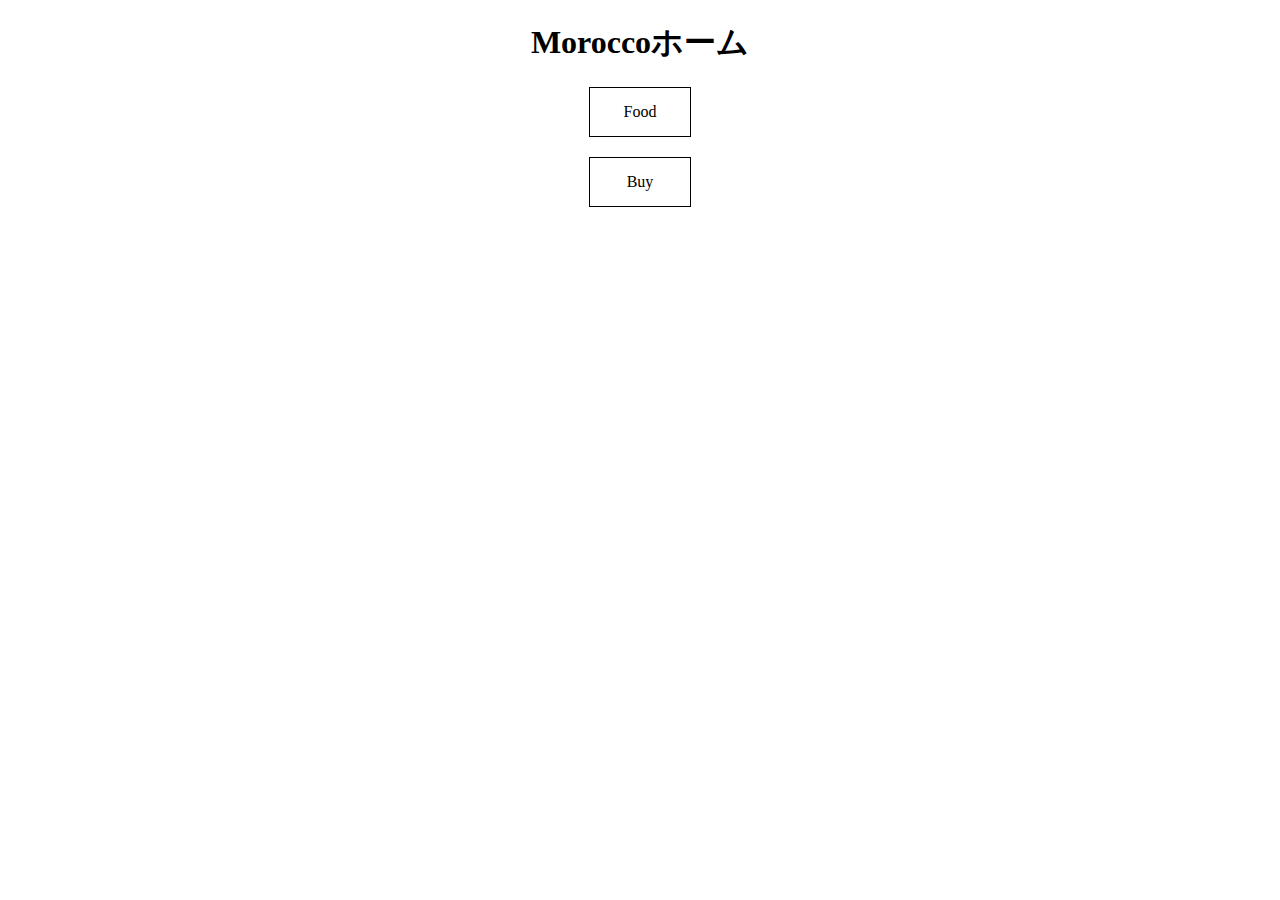
<file: index.html>
<!DOCTYPE html>
<html lang="ja">

<head>
    <meta charset="UTF-8">
    <meta http-equiv="X-UA-Compatible" content="IE=edge">
    <meta name="viewport" content="width=device-width, initial-scale=1.0">
    <title>HAL104Morocco</title>
    <style>
        body {
            text-align: center;
        }

        a {
            height: 48px;
            border: 1px solid #000;
            display: inline-block;
            line-height: 48px;
            width: 100px;
            text-decoration: none;
            color: black;
        }

        #food:hover {
            background: #ff9900;
            color: white;
            border: none;
        }

        #buy:hover {
            background: #003399;
            color: white;
            border: none;

        }

        p {
            margin-bottom: 20px;
        }
    </style>
</head>

<body>
    <h1>Moroccoホーム</h1>
    <p><a id="food" href="food/index.html">Food</a></p>
    <p><a id="buy" href="buy/index.html">Buy</a></p>
</body>

</html>
</file>
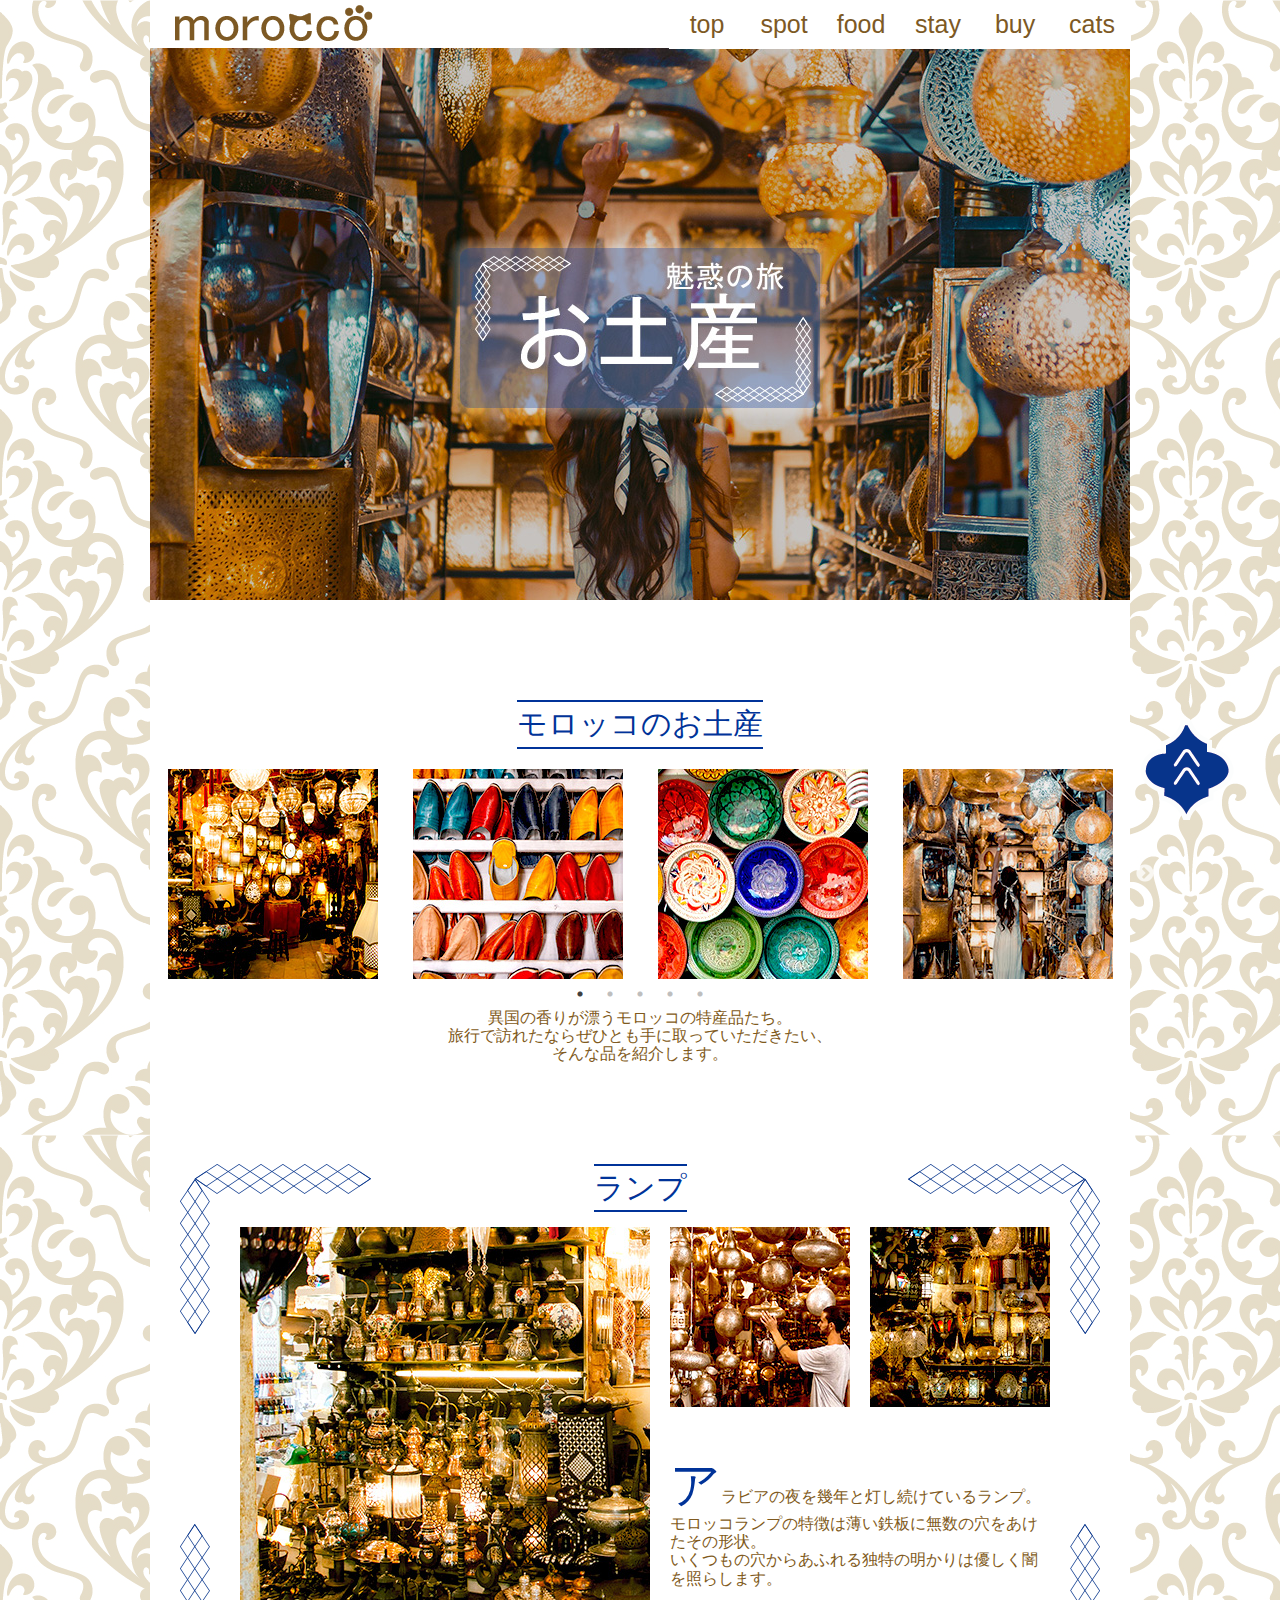
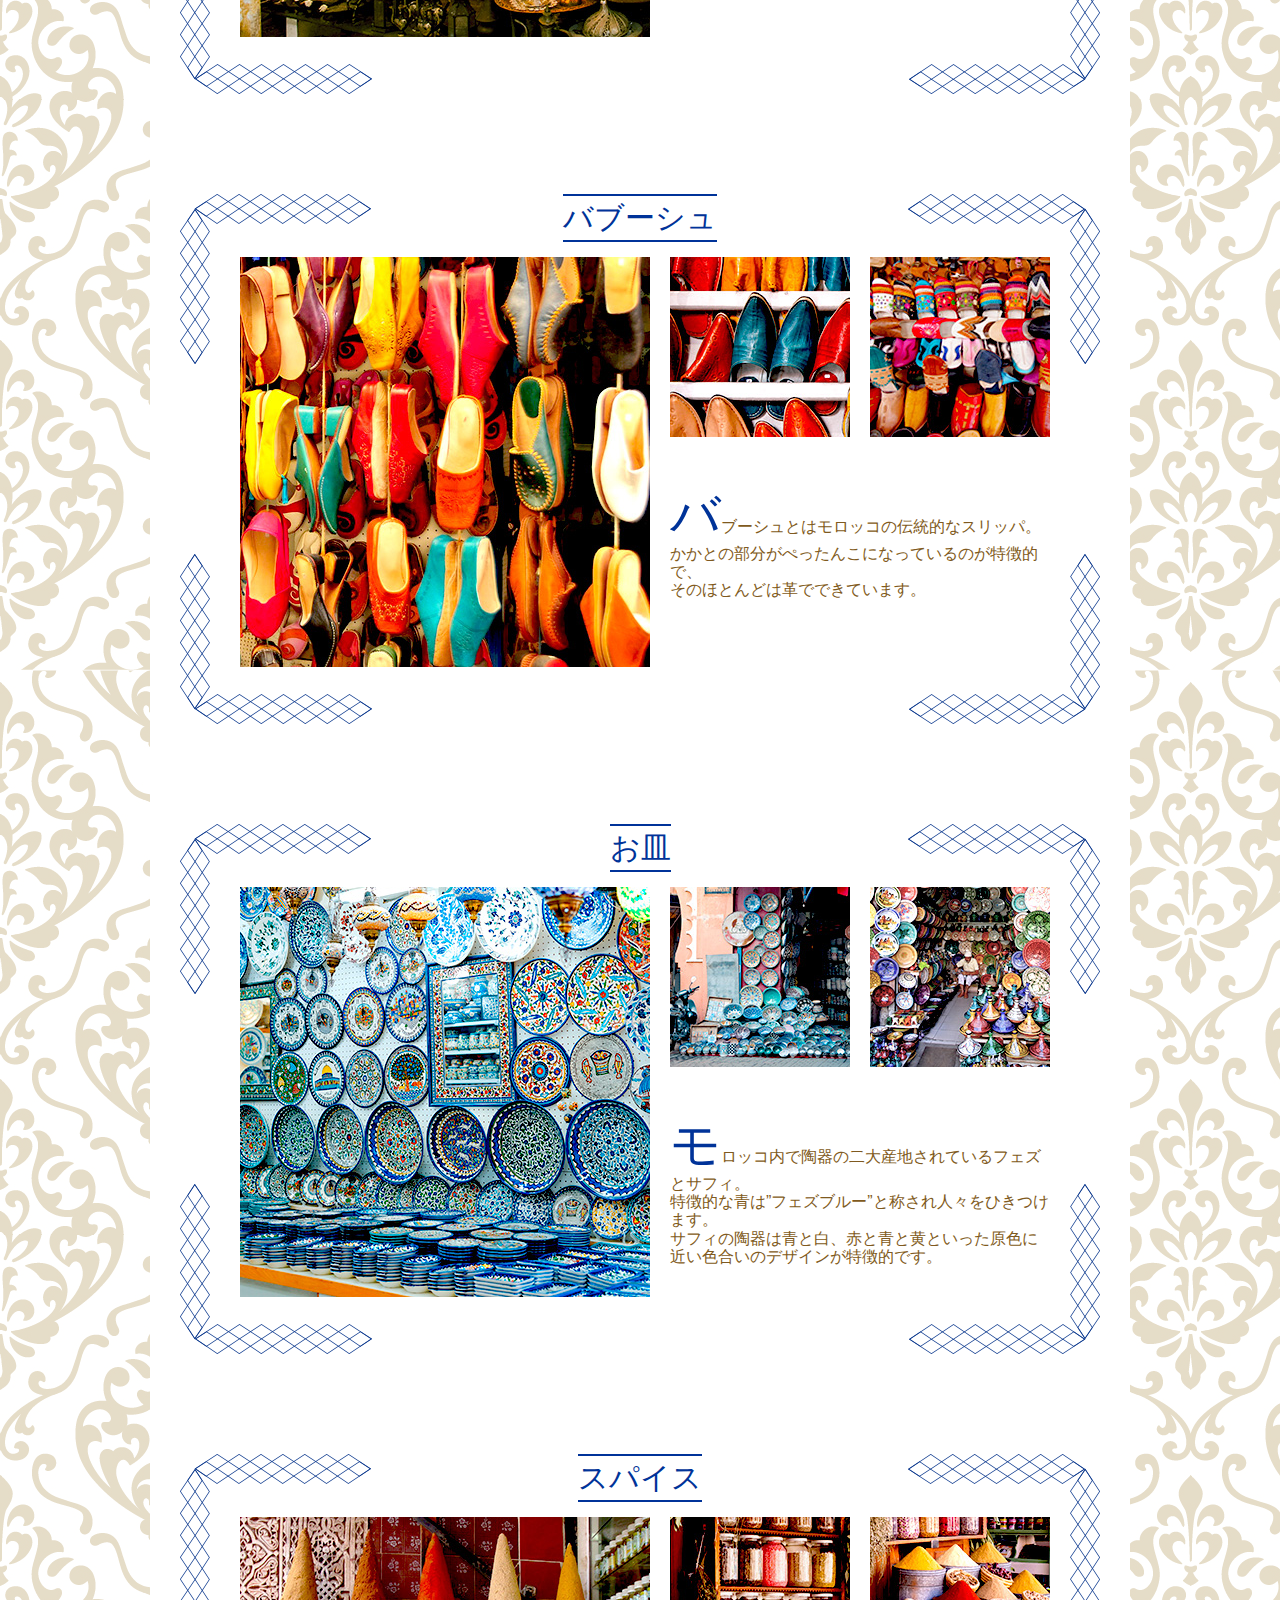
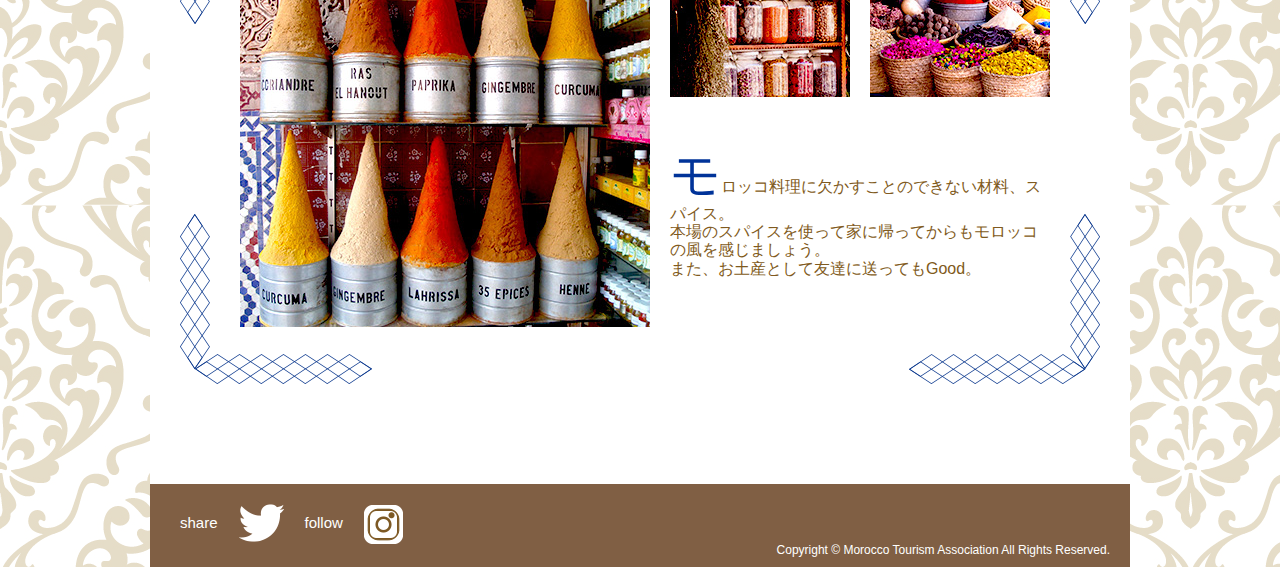
<file: buy/index.html>
<!doctype html>
<html lang="ja">

<head>
  <meta charset="utf-8">
  <title>魅惑の旅モロッコ | お土産</title>
  <link rel="stylesheet" href="css/reset.css">
  <link rel="stylesheet" href="css/colorbox.css">
  <link rel="stylesheet" href="css/slick.css">
  <link rel="stylesheet" href="css/slick-theme.css">
  <link rel="stylesheet" href="css/style.css">
  <link rel="shortcut icon" type="image/x-icon" href="favicon.ico">
  <script src="js/jquery-1.8.3.min.js"></script>
  <script src="js/jquery.smoothScroll.js"></script>
  <script src="js/slick.min.js"></script>
  <script src="js/jquery.colorbox-min.js"></script>
  <script>$(function () {
      $('.slide').slick({
        autoplay: true,
        slidesToShow: 4,
        dots: true,
        autoplay: 50,
        swipe: true
      });
      $(".gallery").colorbox({
        rel: 'group3',
        maxWidth: "90%",
        maxHeight: "90%",
        slideshow: false,
        closeButton: false
      });
      /*ページ内リンクの調整↓*/
      var headerHight = 50; /*<ヘッダの高さ*/
      $('a[href^=#]').click(function () {
        var href = $(this).attr("href");
        var target = $(href == "#" || href == "" ? 'html' : href);
        var position = target.offset().top - headerHight; /*ヘッダの高さ分位置をずらす*/
        $("html, body").animate({ scrollTop: position }, 550, "swing");
        return false;
      });
    });
  </script>
</head>

<body id="buy">
  <div class="wrap">
    <header id="page_top">
      <nav>
        <figure class="logo"><a href="#"><img src="img/logo.png" width="198" height="36" alt="Morocco" /></a></figure>
        <div class="dropdown">
          <div class="menu">
            <div class="menu-title"><a href="#" class="top">top</a></div>
          </div>
          <div class="menu">
            <div class="menu-title"><a class="spot">spot</a></div>
            <div class="sub-menu">
              <ul>
                <li><a href="#" class="chaouen">chaouen</a></li>
                <li><a href="#" class="town">town</a></li>
                <li><a href="#" class="nature">nature</a></li>
              </ul>
            </div>
          </div>
          <div class="menu">
            <div class="menu-title"><a href="../food/index.html" class="food">food</a></div>
          </div>
          <div class="menu">
            <div class="menu-title"><a href="#" class="stay">stay</a></div>
          </div>
          <div class="menu">
            <div class="menu-title"><a href="../buy/index.html" class="buy">buy</a></div>
          </div>
          <div class="menu">
            <div class="menu-title"><a href="#" class="cats">cats</a></div>
          </div>
        </div>
      </nav>
      <h1><img src="img/buy_top_img.jpg" alt="モロッコのお土産" height="600" width="980"></h1>
      <p class="top_btn"><a href="#page_top"><img src="img/buy_top_btn.png" alt="トップに戻る"></a></p>
    </header>
    <main>
      <h2>モロッコのお土産</h2>
      <div class="slide">
        <p><a href="#lamp"><img src="img/slide_lamp.jpg" alt="モロッコのランプ" height="210" width="210"></a></p>
        <p><a href="#bbch"><img src="img/slide_bbch.jpg" alt="モロッコのスリッパ　バブーシュ" height="210" width="210"></a></p>
        <p><a href="#dish"><img src="img/slide_dish.jpg" alt="モロッコのお皿" height="210" width="210"></a></p>
        <p><a href="#lamp"><img src="img/slide_lamp2.jpg" alt="モロッコのランプ" height="210" width="210"></a></p>
        <p><a href="#spice"><img src="img/slide_spice.jpg" alt="モロッコのスパイス" height="210" width="210"></a></p>
      </div>
      <p>異国の香りが漂うモロッコの特産品たち。<br>
        旅行で訪れたならぜひとも手に取っていただきたい、<br>
        そんな品を紹介します。</p>
      <section id="lamp">
        <h2>ランプ</h2>
        <div class="container first_inner">
          <p><a class="gallery" href="img/g_lamp01.jpg"><img src="img/lamp01.jpg" alt="モロッコのランプ" height="410"
                width="410"></a></p>
          <div>
            <div class="container second_inner">
              <p><a class="gallery" href="img/g_lamp02.jpg"><img src="img/lamp02.jpg" alt="モロッコのランプ" height="180"
                    width="180"></a></p>
              <p><a class="gallery" href="img/g_lamp03.jpg"><img src="img/lamp03.jpg" alt="モロッコのランプ" height="180"
                    width="180"></a></p>
            </div>
            <p class="inner_text">アラビアの夜を幾年と灯し続けているランプ。<br>
              モロッコランプの特徴は薄い鉄板に無数の穴をあけたその形状。<br>
              いくつもの穴からあふれる独特の明かりは優しく闇を照らします。</p>
          </div>
        </div>
      </section>
      <section id="bbch">
        <h2>バブーシュ</h2>
        <div class="container first_inner">
          <p><a class="gallery" href="img/g_bbch01.jpg"><img src="img/bbch01.jpg" alt="トルコの靴 バブーシュ" width="410"
                height="410"></a></p>
          <div>
            <div class="container second_inner">
              <p><a class="gallery" href="img/g_bbch02.jpg"><img src="img/bbch02.jpg" alt="トルコの靴 バブーシュ" width="180"
                    height="180"></a></p>
              <p><a class="gallery" href="img/g_bbch03.jpg"><img src="img/bbch03.jpg" alt="トルコの靴 バブーシュ" width="180"
                    height="180"></a></p>
            </div>
            <p class="inner_text">バブーシュとはモロッコの伝統的なスリッパ。<br>
              かかとの部分がぺったんこになっているのが特徴的で、<br>
              そのほとんどは革でできています。</p>
          </div>
        </div>
      </section>
      <section id="dish">
        <h2>お皿</h2>
        <div class="container first_inner">
          <p><a class="gallery" href="img/g_dish01.jpg"><img src="img/dish01.jpg" alt="トルコのお皿" width="410"
                height="410"></a></p>
          <div>
            <div class="container second_inner">
              <p><a class="gallery" href="img/g_dish02.jpg"><img src="img/dish02.jpg" alt="トルコのお皿" width="180"
                    height="180"></a></p>
              <p><a class="gallery" href="img/g_dish03.jpg"><img src="img/dish03.jpg" alt="トルコのお皿" width="180"
                    height="180"></a></p>
            </div>
            <p class="inner_text"> モロッコ内で陶器の二大産地されているフェズとサフィ。<br>
              特徴的な青は”フェズブルー”と称され人々をひきつけます。<br>
              サフィの陶器は青と白、赤と青と黄といった原色に近い色合いのデザインが特徴的です。</p>
          </div>
        </div>
      </section>
      <section id="spice">
        <h2>スパイス</h2>
        <div class="container first_inner">
          <p><a class="gallery" href="img/g_spice01.jpg"><img src="img/spice01.jpg" alt="トルコのスパイス" width="410"
                height="410"></a></p>
          <div>
            <div class="container second_inner">
              <p><a class="gallery" href="img/g_spice02.jpg"><img src="img/spice02.jpg" alt="トルコのスパイス" width="180"
                    height="180"></a></p>
              <p><a class="gallery" href="img/g_spice03.jpg"><img src="img/spice03.jpg" alt="トルコのスパイス" width="180"
                    height="180"></a></p>
            </div>
            <p class="inner_text"> モロッコ料理に欠かすことのできない材料、スパイス。<br>
              本場のスパイスを使って家に帰ってからもモロッコの風を感じましょう。<br>
              また、お土産として友達に送ってもGood。 </p>
          </div>
        </div>
      </section>
    </main>
    <footer>
      <div class="sns">
        <p class="snstext">share</p>
        <a href="#"><img src="img/Twitter.png" width="47" height="38" alt="Twitterアイコン" class="aicon"></a>
        <p class="snstext">follow</p>
        <a href="#"><img src="img/Instagram.png" width="41" height="41" alt="Instagramアイコン" class="aicon"></a>
      </div>
      <small>Copyright © Morocco Tourism Association All Rights Reserved.</small>
    </footer>
  </div>
</body>

</html>
</file>
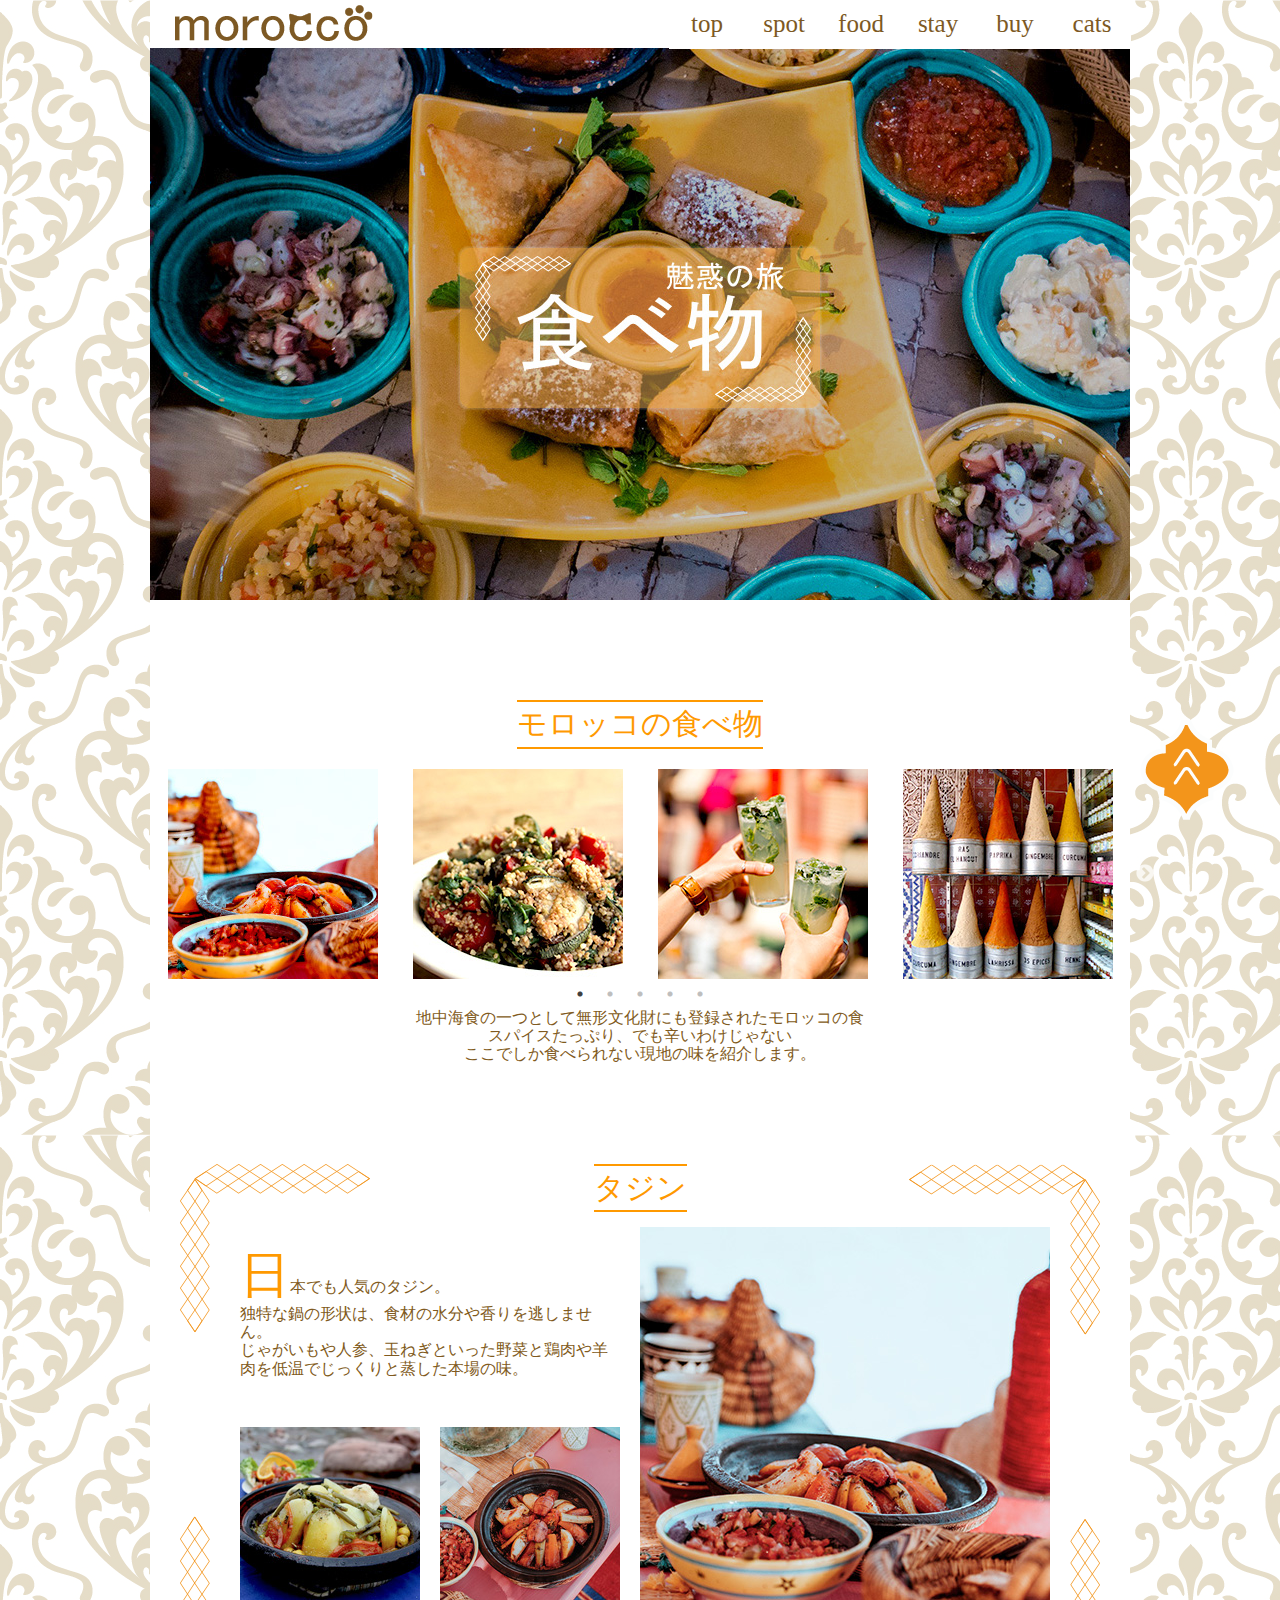
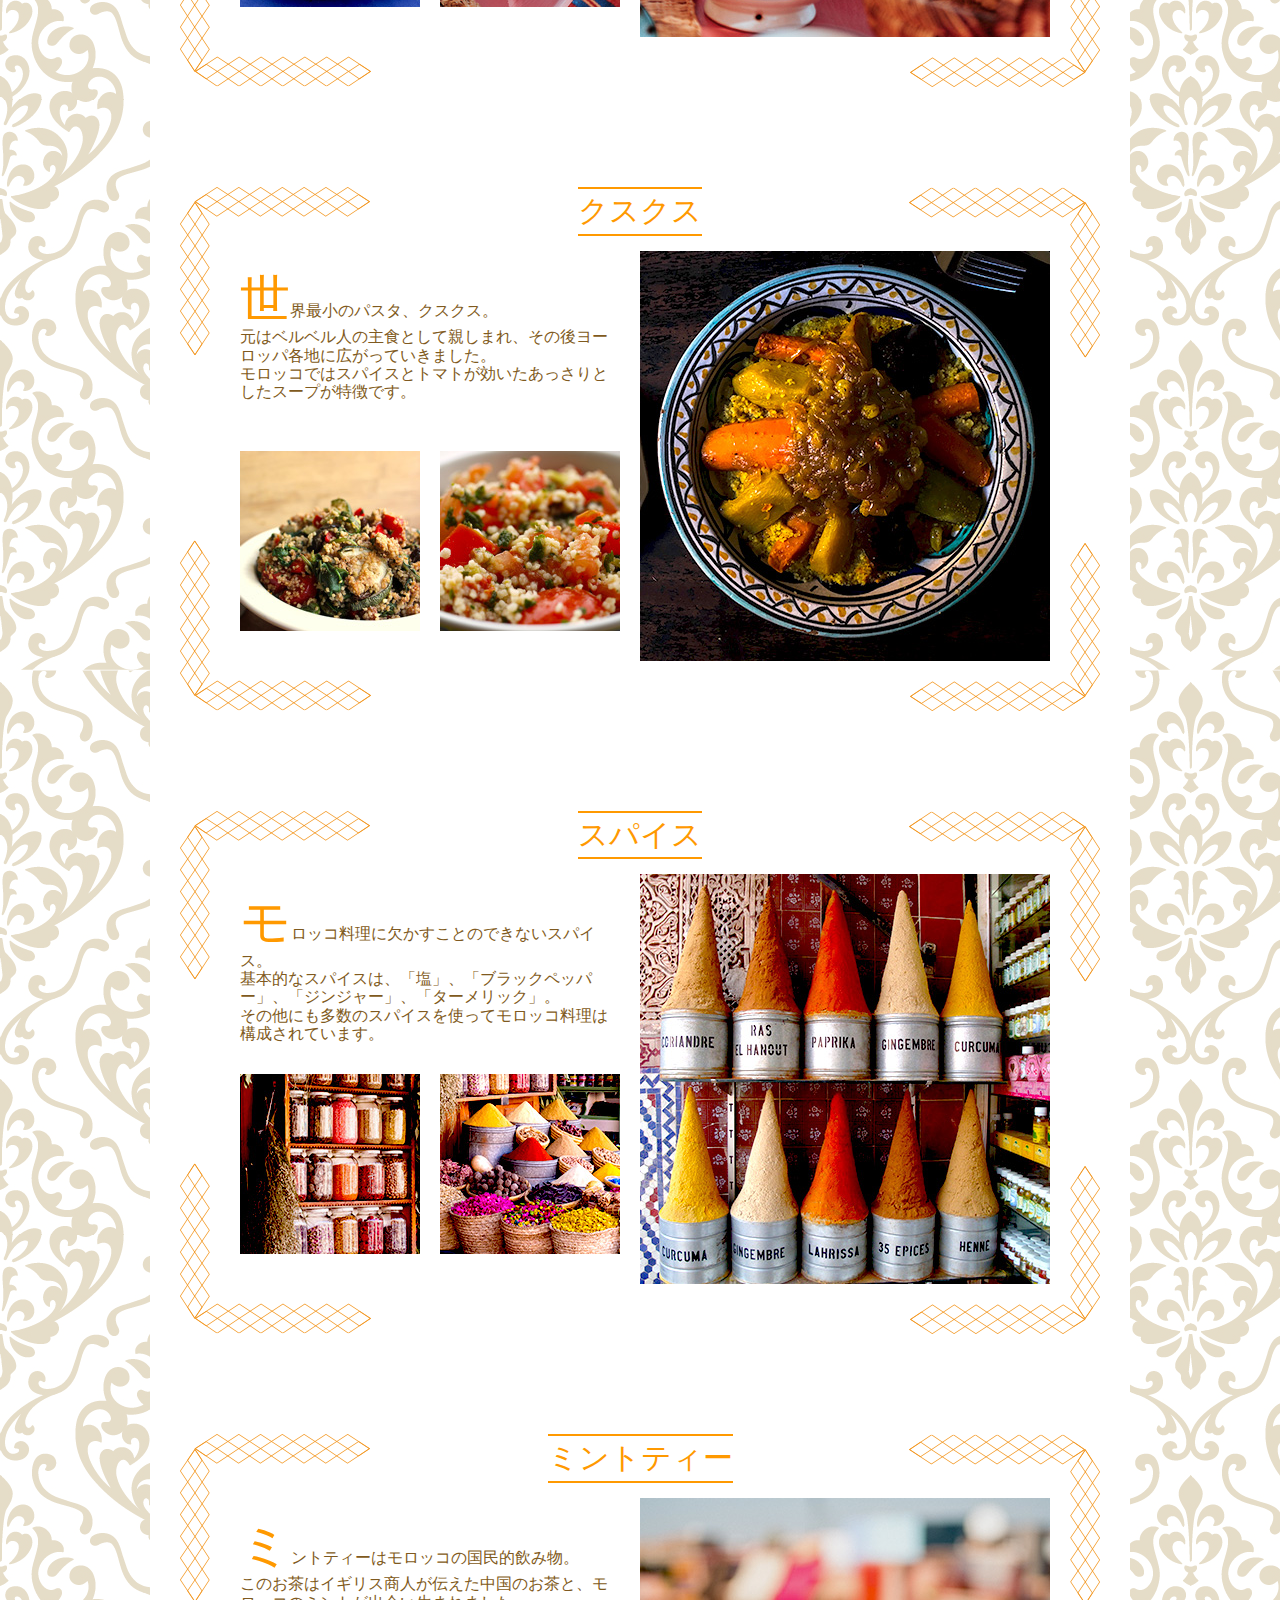
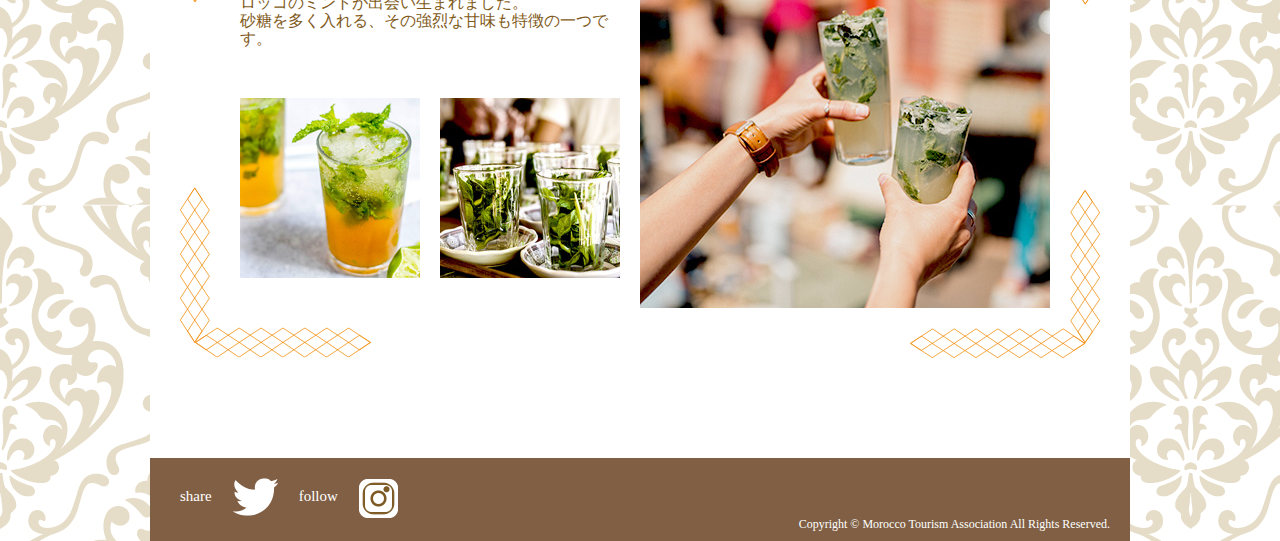
<file: food/index.html>
<!doctype html>
<html lang="ja">

<head>
  <meta charset="utf-8">
  <title>魅惑の旅モロッコ | 食べ物</title>
  <link rel="stylesheet" href="css/reset.css">
  <link rel="stylesheet" href="css/colorbox.css">
  <link rel="stylesheet" href="css/slick.css">
  <link rel="stylesheet" href="css/slick-theme.css">
  <link rel="stylesheet" href="css/style.css">
  <link rel="shortcut icon" type="image/x-icon" href="favicon.ico">
  <script src="js/jquery-1.8.3.min.js"></script>
  <script src="js/jquery.smoothScroll.js"></script>
  <script src="js/slick.min.js"></script>
  <script src="js/jquery.colorbox-min.js"></script>
  <script>$(function () {
      $('.slide').slick({
        autoplay: true,
        slidesToShow: 4,
        dots: true,
        autoplay: 50,
        swipe: true
      });
      $(".gallery").colorbox({
        rel: 'group3',
        maxWidth: "90%",
        maxHeight: "90%",
        slideshow: false,
        closeButton: false
      });
      /*ページ内リンクの調整↓*/
      var headerHight = 50; /*ヘッダの高さ*/
      $('a[href^=#]').click(function () {
        var href = $(this).attr("href");
        var target = $(href == "#" || href == "" ? 'html' : href);
        var position = target.offset().top - headerHight; /*ヘッダの高さ分位置をずらす*/
        $("html, body").animate({ scrollTop: position }, 550, "swing");
        return false;
      });
    });
  </script>
</head>

<body id="food">
  <div class="wrap">
    <header id="page_top">
      <nav>
        <figure class="logo"><a href="#"><img src="img/logo.png" width="198" height="36" alt="Morocco" /></a></figure>
        <div class="dropdown">
          <div class="menu">
            <div class="menu-title"><a href="#" class="top">top</a></div>
          </div>
          <div class="menu">
            <div class="menu-title"><a class="spot">spot</a></div>
            <div class="sub-menu">
              <ul>
                <li><a href="#" class="chaouen">chaouen</a></li>
                <li><a href="#" class="town">town</a></li>
                <li><a href="#" class="nature">nature</a></li>
              </ul>
            </div>
          </div>
          <div class="menu">
            <div class="menu-title"><a href="../food/index.html" class="food">food</a></div>
          </div>
          <div class="menu">
            <div class="menu-title"><a href="#" class="stay">stay</a></div>
          </div>
          <div class="menu">
            <div class="menu-title"><a href="../buy/index.html" class="buy">buy</a></div>
          </div>
          <div class="menu">
            <div class="menu-title"><a href="#" class="cats">cats</a></div>
          </div>
        </div>
      </nav>
      <h1><img src="img/eat_top_img.jpg" alt="モロッコの食べ物" height="600" width="980"></h1>
      <p class="top_btn"><a href="#page_top"><img src="img/food_top_btn.png" alt="トップに戻る"></a></p>
    </header>
    <main>
      <h2>モロッコの食べ物</h2>
      <div class="slide">
        <p><a href="#tajin"><img src="img/slide_tajin.jpg" alt="モロッコの料理 タジン" height="210" width="210"></a></p>
        <p><a href="#cscs"><img src="img/slide_cscs.jpg" alt="モロッコの料理 クスクス" height="210" width="210"></a></p>
        <p><a href="#mint"><img src="img/slide_mint.jpg" alt="モロッコの飲み物 ミントティー" height="210" width="210"></a></p>
        <p><a href="#spice"><img src="img/slide_spice.jpg" alt="モロッコのスパイス" height="210" width="210"></a></p>
        <p><a href="#mint"><img src="img/slide_mint02.jpg" alt="モロッコの飲み物 ミントティー" height="210" width="210"></a></p>
      </div>
      <p>地中海食の一つとして無形文化財にも登録されたモロッコの食<br>
        スパイスたっぷり、でも辛いわけじゃない<br>
        ここでしか食べられない現地の味を紹介します。</p>
      <section id="tajin">
        <h2>タジン</h2>
        <div class="container first_inner">
          <div>
            <p class="inner_text">日本でも人気のタジン。<br>
              独特な鍋の形状は、食材の水分や香りを逃しません。<br>
              じゃがいもや人参、玉ねぎといった野菜と鶏肉や羊肉を低温でじっくりと蒸した本場の味。 </p>
            <div class="container second_inner">
              <p><a class="gallery" href="img/g_tajin02.jpg"><img src="img/tajin02.jpg" alt="モロッコのタジン" height="180"
                    width="180"></a></p>
              <p><a class="gallery" href="img/g_tajin03.jpg"><img src="img/tajin03.jpg" alt="モロッコのタジン" height="180"
                    width="180"></a></p>
            </div>
          </div>
          <p><a class="gallery" href="img/g_tajin01.jpg"><img src="img/tajin01.jpg" alt="モロッコのタジン" height="410"
                width="410"></a></p>
        </div>
      </section>
      <section id="cscs">
        <h2>クスクス</h2>
        <div class="container first_inner">
          <div>
            <p class="inner_text"> 世界最小のパスタ、クスクス。<br>
              元はベルベル人の主食として親しまれ、その後ヨーロッパ各地に広がっていきました。<br>
              モロッコではスパイスとトマトが効いたあっさりとしたスープが特徴です。</p>
            <div class="container second_inner">
              <p><a class="gallery" href="img/g_coscos02.jpg"><img src="img/coscos02.jpg" alt="モロッコのクスクス" height="180"
                    width="180"></a></p>
              <p><a class="gallery" href="img/g_coscos03.jpg"><img src="img/coscos03.jpg" alt="モロッコのクスクス" height="180"
                    width="180"></a></p>
            </div>
          </div>
          <p><a class="gallery" href="img/g_coscos01.jpg"><img src="img/coscos01.jpg" alt="モロッコのクスクス" height="410"
                width="410"></a></p>
        </div>
      </section>
      <section id="spice">
        <h2>スパイス</h2>
        <div class="container first_inner">
          <div>
            <p class="inner_text"> モロッコ料理に欠かすことのできないスパイス。<br>
              基本的なスパイスは、「塩」、「ブラックペッパー」、「ジンジャー」、「ターメリック」。<br>
              その他にも多数のスパイスを使ってモロッコ料理は構成されています。 </p>
            <div class="container second_inner">
              <p><a class="gallery" href="img/g_spice02.jpg"><img src="img/spice02.jpg" alt="モロッコのスパイス" height="180"
                    width="180"></a></p>
              <p><a class="gallery" href="img/g_spice03.jpg"><img src="img/spice03.jpg" alt="モロッコのスパイス" height="180"
                    width="180"></a></p>
            </div>
          </div>
          <p><a class="gallery" href="img/g_spice01.jpg"><img src="img/spice01.jpg" alt="モロッコのスパイス" height="410"
                width="410"></a></p>
        </div>
      </section>
      <section id="mint">
        <h2>ミントティー</h2>
        <div class="container first_inner">
          <div>
            <p class="inner_text"> ミントティーはモロッコの国民的飲み物。<br>
              このお茶はイギリス商人が伝えた中国のお茶と、モロッコのミントが出会い生まれました。<br>
              砂糖を多く入れる、その強烈な甘味も特徴の一つです。</p>
            <div class="container second_inner">
              <p><a class="gallery" href="img/g_mint02.jpg"><img src="img/mint02.jpg" alt="モロッコのミントティー" height="180"
                    width="180"></a></p>
              <p><a class="gallery" href="img/g_mint03.jpg"><img src="img/mint03.jpg" alt="モロッコのミントティー" height="180"
                    width="180"></a></p>
            </div>
          </div>
          <p><a class="gallery" href="img/g_mint01.jpg"><img src="img/mint01.jpg" alt="モロッコのミントティー" height="410"
                width="410"></a></p>
        </div>
      </section>
      <footer>
        <div class="sns">
          <p class="snstext">share</p>
          <a href="#"><img src="img/Twitter.png" width="47" height="38" alt="Twitterアイコン" class="aicon"></a>
          <p class="snstext">follow</p>
          <a href="#"><img src="img/Instagram.png" width="41" height="41" alt="Instagramアイコン" class="aicon"></a>
        </div>
        <small>Copyright © Morocco Tourism Association All Rights Reserved.</small>
      </footer>
    </main>
  </div>
</body>

</html>
</file>
<file: buy/css/colorbox.css>
/*
    Colorbox Core Style:
    The following CSS is consistent between example themes and should not be altered.
*/
#colorbox, #cboxOverlay, #cboxWrapper{position:absolute; top:0; left:0; z-index:9999; overflow:hidden;}
#cboxWrapper {max-width:none;}
#cboxOverlay{position:fixed; width:100%; height:100%;}
#cboxMiddleLeft, #cboxBottomLeft{clear:left;}
#cboxContent{position:relative;}
#cboxLoadedContent{overflow:auto; -webkit-overflow-scrolling: touch;}
#cboxTitle{margin:0;}
#cboxLoadingOverlay, #cboxLoadingGraphic{position:absolute; top:0; left:0; width:100%; height:100%;}
#cboxPrevious, #cboxNext, #cboxClose, #cboxSlideshow{cursor:pointer;}
.cboxPhoto{float:left; margin:auto; border:0; display:block; max-width:none; -ms-interpolation-mode:bicubic;}
.cboxIframe{width:100%; height:100%; display:block; border:0; padding:0; margin:0;}
#colorbox, #cboxContent, #cboxLoadedContent{box-sizing:content-box; -moz-box-sizing:content-box; -webkit-box-sizing:content-box;}

/* 
    User Style:
    Change the following styles to modify the appearance of Colorbox.  They are
    ordered & tabbed in a way that represents the nesting of the generated HTML.
*/
#cboxOverlay{background:#000; opacity: 0.9; filter: alpha(opacity = 90);}
#colorbox{outline:0;}
    #cboxContent{margin-top:32px; overflow:visible; background:#000;}
        .cboxIframe{background:#fff;}
        #cboxError{padding:50px; border:1px solid #ccc;}
        #cboxLoadedContent{background:#000; padding:1px;}
        #cboxLoadingGraphic{background:url(images/loading.gif) no-repeat center center;}
        #cboxLoadingOverlay{background:#000;}
        #cboxTitle{position:absolute; top:-22px; left:0; color:#000;}
        #cboxCurrent{position:absolute; top:-22px; right:205px; text-indent:-9999px;}

        /* these elements are buttons, and may need to have additional styles reset to avoid unwanted base styles */
        #cboxPrevious, #cboxNext, #cboxSlideshow, #cboxClose {border:0; padding:0; margin:0; overflow:visible; text-indent:-9999px; width:20px; height:20px; position:absolute; top:-20px; background:url(images/controls.png) no-repeat 0 0;}
        
        /* avoid outlines on :active (mouseclick), but preserve outlines on :focus (tabbed navigating) */
        #cboxPrevious:active, #cboxNext:active, #cboxSlideshow:active, #cboxClose:active {outline:0;}

        #cboxPrevious{background-position:0px 0px; right:44px;}
        #cboxPrevious:hover{background-position:0px -25px;}
        #cboxNext{background-position:-25px 0px; right:22px;}
        #cboxNext:hover{background-position:-25px -25px;}
        #cboxClose{background-position:-50px 0px; right:0;}
        #cboxClose:hover{background-position:-50px -25px;}
        .cboxSlideshow_on #cboxPrevious, .cboxSlideshow_off #cboxPrevious{right:66px;}
        .cboxSlideshow_on #cboxSlideshow{background-position:-75px -25px; right:44px;}
        .cboxSlideshow_on #cboxSlideshow:hover{background-position:-100px -25px;}
        .cboxSlideshow_off #cboxSlideshow{background-position:-100px 0px; right:44px;}
        .cboxSlideshow_off #cboxSlideshow:hover{background-position:-75px -25px;}
</file>
<file: buy/css/style.css>
@charset "utf-8";
/* CSS Document */
/*===============背景・全体部分=================*/
body {
  background-image: url("../img/background.png");
  font-family:
    "メイリオ", Meiryo, "ヒラギノ角ゴ Pro W3", "Hiragino Kaku", sans-serif;
}
.wrap {
  width: 980px;
  margin: 0 auto;
  background-color: #fff;
}
.clearfix::after {
  content: "";
  display: block;
  clear: both;
}
.container {
  display: flex;
}
.top_btn{
	position: fixed;
	top:80%;
	left:50%;
	margin-left: 500px;
}
/*===========header部分==================*/
header {
  margin-bottom: 100px;
}
nav {
  position: fixed;
  z-index: 1;
}
.logo {
  float: left;
  width: 75.7%;
  padding: 5px 0px 7px 25px;
  background-color: #FFF;
}
.dropdown {
  display: flex;
}
.menu {
  text-align: center;
}
.menu-title {
  width: 77px;
  background: #FFF;
  color: #7d5924;
  font-size: 25px;
  padding: 10px 0px;
}
.sub-menu {
  display: none;
  background: #ffffff;
  position: relative;
}
.sub-menu > ul {
  list-style: none;
  margin: 0;
  padding: 0;
  width: 77px;
  margin-bottom: 5px;
}
.sub-menu > ul > li > a {
  text-decoration: none;
  color: #7d5924;
  font-size: 18px;
  line-height: 30px;
}
.menu:hover .sub-menu {
  display: inline-block;
}
.menu-title a, .sub-menu > ul > li > a:hover {
  background-position: right bottom;
  background-size: 0 1px;
}
.menu-title a:hover, .sub-menu > ul > li > a:hover {
  background: linear-gradient(currentColor, currentColor) left bottom / 100% 1px no-repeat;
  transition: background-size .4s;
}
.top:hover {
  color: #359339;
}
.spot:hover, .town:hover, .nature:hover {
  color: #cf0022;
}
.chaouen:hover {
  color: #003399;
}
.food:hover {
  color: #ff9900;
}
.stay:hover {
  color: #f22f5d;
}
.buy:hover {
  color: #003399;
}
.cats:hover {
  color: #c65578;
}
/*===========main部分==================*/
main {
  text-align: center;
}
main>h2{
	margin-bottom: 20px;
}
.slide img{
	display: inline;
}
main > p {
  margin-bottom: 100px;
}
p {
  color: #7f5a20;
}
h2 {
  display: inline-block;
  font-size: 30px;
  color: #039;
  padding: 5px 0;
  border-top: 2px solid #039;
  border-bottom: 2px solid #039;
}
/*============section部分==================*/
section {
  height: 530px;
  margin-bottom: 100px;
  background: right 30px top url("../img/frame_right_top.png") no-repeat, right 30px bottom url("../img/frame_right_bottom.png") no-repeat, left 30px bottom url("../img/frame_left_bottom.png") no-repeat, left 30px top url("../img/frame_left_top.png") no-repeat;
}
.container.first_inner {
  margin: 15px 90px;
}
.second_inner{
	width: 380px;
	margin-left: 20px;
	justify-content: space-between;
}
.inner_text {
  text-align: left;
  margin-top: 50px;
  margin-left: 20px;
}
.inner_text:first-letter {
  font-size: 50px;
  color: #039;
}
section p:hover img {
  opacity: 1;
  animation: flash 1.5s;
}
@keyframes flash {
  0% {
    opacity: 0.8;
  }
  100% {
    opacity: 0.9;
  }
}
/*============fotter部分==================*/
footer {
  background-color: #805f44;
  padding: 20px 20px 10px 30px;
  overflow: hidden;
}
.snstext {
  float: left;
  font-size: 15px;
  padding-top: 10px;
  color: rgba(255, 255, 255, 1.00);
  margin-right: 20px;
}
.aicon {
  float: left;
  margin-right: 20px;
}
small {
  float: right;
  color: rgba(255, 255, 255, 1.00);
  margin-top: 40px;
  font-size: 12px;
}
.aicon:hover {
  opacity: 0.7;
}
</file>
<file: food/css/colorbox.css>
/*
    Colorbox Core Style:
    The following CSS is consistent between example themes and should not be altered.
*/
#colorbox, #cboxOverlay, #cboxWrapper{position:absolute; top:0; left:0; z-index:9999; overflow:hidden;}
#cboxWrapper {max-width:none;}
#cboxOverlay{position:fixed; width:100%; height:100%;}
#cboxMiddleLeft, #cboxBottomLeft{clear:left;}
#cboxContent{position:relative;}
#cboxLoadedContent{overflow:auto; -webkit-overflow-scrolling: touch;}
#cboxTitle{margin:0;}
#cboxLoadingOverlay, #cboxLoadingGraphic{position:absolute; top:0; left:0; width:100%; height:100%;}
#cboxPrevious, #cboxNext, #cboxClose, #cboxSlideshow{cursor:pointer;}
.cboxPhoto{float:left; margin:auto; border:0; display:block; max-width:none; -ms-interpolation-mode:bicubic;}
.cboxIframe{width:100%; height:100%; display:block; border:0; padding:0; margin:0;}
#colorbox, #cboxContent, #cboxLoadedContent{box-sizing:content-box; -moz-box-sizing:content-box; -webkit-box-sizing:content-box;}

/* 
    User Style:
    Change the following styles to modify the appearance of Colorbox.  They are
    ordered & tabbed in a way that represents the nesting of the generated HTML.
*/
#cboxOverlay{background:#000; opacity: 0.9; filter: alpha(opacity = 90);}
#colorbox{outline:0;}
    #cboxContent{margin-top:32px; overflow:visible; background:#000;}
        .cboxIframe{background:#fff;}
        #cboxError{padding:50px; border:1px solid #ccc;}
        #cboxLoadedContent{background:#000; padding:1px;}
        #cboxLoadingGraphic{background:url(images/loading.gif) no-repeat center center;}
        #cboxLoadingOverlay{background:#000;}
        #cboxTitle{position:absolute; top:-22px; left:0; color:#000;}
        #cboxCurrent{position:absolute; top:-22px; right:205px; text-indent:-9999px;}

        /* these elements are buttons, and may need to have additional styles reset to avoid unwanted base styles */
        #cboxPrevious, #cboxNext, #cboxSlideshow, #cboxClose {border:0; padding:0; margin:0; overflow:visible; text-indent:-9999px; width:20px; height:20px; position:absolute; top:-20px; background:url(images/controls.png) no-repeat 0 0;}
        
        /* avoid outlines on :active (mouseclick), but preserve outlines on :focus (tabbed navigating) */
        #cboxPrevious:active, #cboxNext:active, #cboxSlideshow:active, #cboxClose:active {outline:0;}

        #cboxPrevious{background-position:0px 0px; right:44px;}
        #cboxPrevious:hover{background-position:0px -25px;}
        #cboxNext{background-position:-25px 0px; right:22px;}
        #cboxNext:hover{background-position:-25px -25px;}
        #cboxClose{background-position:-50px 0px; right:0;}
        #cboxClose:hover{background-position:-50px -25px;}
        .cboxSlideshow_on #cboxPrevious, .cboxSlideshow_off #cboxPrevious{right:66px;}
        .cboxSlideshow_on #cboxSlideshow{background-position:-75px -25px; right:44px;}
        .cboxSlideshow_on #cboxSlideshow:hover{background-position:-100px -25px;}
        .cboxSlideshow_off #cboxSlideshow{background-position:-100px 0px; right:44px;}
        .cboxSlideshow_off #cboxSlideshow:hover{background-position:-75px -25px;}
</file>
<file: food/css/style.css>
@charset "utf-8";
/* CSS Document */
/*===============背景・全体部分=================*/
body {
  background-image: url("../img/background.png");
  font-family: "メイリオ", Meiryo, "ヒラギノ角ゴ Pro W3", "Hiragino Kaku", "sans-serif";
}
.wrap {
  width: 980px;
  margin: 0 auto;
  background-color: #fff;
}
.clearfix::after {
  content: "";
  display: block;
  clear: both;
}
.container {
  display: flex;
}
.top_btn {
  position: fixed;
  top: 80%;
  left: 50%;
  margin-left: 500px;
}
/*===========header部分==================*/
header {
  margin-bottom: 100px;
}
nav {
  position: fixed;
  z-index: 1;
}
.logo {
  float: left;
  width: 75.7%;
  padding: 5px 0px 7px 25px;
  background-color: #FFF;
}
.dropdown {
  display: flex;
}
.menu {
  text-align: center;
}
.menu-title {
  width: 77px;
  background: #FFF;
  color: #7d5924;
  font-size: 25px;
  padding: 10px 0px;
}
.sub-menu {
  display: none;
  background: #ffffff;
  position: relative;
}
.sub-menu > ul {
  list-style: none;
  margin: 0;
  padding: 0;
  width: 77px;
  margin-bottom: 5px;
}
.sub-menu > ul > li > a {
  text-decoration: none;
  color: #7d5924;
  font-size: 18px;
  line-height: 30px;
}
.menu:hover .sub-menu {
  display: inline-block;
}
.menu-title a, .sub-menu > ul > li > a:hover {
  background-position: right bottom;
  background-size: 0 1px;
}
.menu-title a:hover, .sub-menu > ul > li > a:hover {
  background: linear-gradient(currentColor, currentColor) left bottom / 100% 1px no-repeat;
  transition: background-size .4s;
}
.top:hover {
  color: #359339;
}
.spot:hover, .town:hover, .nature:hover {
  color: #cf0022;
}
.chaouen:hover {
  color: #003399;
}
.food:hover {
  color: #ff9900;
}
.stay:hover {
  color: #f22f5d;
}
.buy:hover {
  color: #003399;
}
.cats:hover {
  color: #c65578;
}
/*============main部分==================*/
.container.slide {
  justify-content: space-between;
  margin: 30px 30px;
}
main {
  text-align: center;
}
main>h2{
	margin-bottom: 20px;
}
.slide img{
	display: inline;
}
main > p {
  margin-bottom: 100px;
}
p {
  color: #7f5a20;
}
h2 {
  display: inline-block;
  font-size: 30px;
  color: #f90;
  padding: 5px 0;
  border-top: 2px solid #f90;
  border-bottom: 2px solid #f90;
}
/*============section部分==================*/
section {
  margin-bottom: 100px;
  text-align: center;
  background: right 30px top url("../img/frame_right_top.png") no-repeat, right 30px bottom url("../img/frame_right_bottom.png") no-repeat, left 30px bottom url("../img/frame_left_bottom.png") no-repeat, left 30px top url("../img/frame_left_top.png") no-repeat;
}
.container.first_inner {
  margin: 15px 90px;
}
.container.first_inner img {
  margin-bottom: 50px;
}
.second_inner {
  width: 380px;
  margin-right: 20px;
  justify-content: space-between;
}
.inner_text {
  width: 380px;
  height: 180px;
  text-align: left;
  margin-top: 20px;
}
.inner_text:first-letter {
  font-size: 50px;
  color: #f90;
}
section p:hover img {
  opacity: 1;
  animation: flash 1.5s;
}
@keyframes flash {
  0% {
    opacity: 0.8;
  }
  100% {
    opacity: 0.9;
  }
}
/*============fotter部分==================*/
footer {
  background-color: #805f44;
  padding: 20px 20px 10px 30px;
  overflow: hidden;
}
.snstext {
  float: left;
  font-size: 15px;
  padding-top: 10px;
  color: rgba(255, 255, 255, 1.00);
  margin-right: 20px;
}
.aicon {
  float: left;
  margin-right: 20px;
}
small {
  float: right;
  color: rgba(255, 255, 255, 1.00);
  margin-top: 40px;
  font-size: 12px;
}
.aicon:hover {
  opacity: 0.7;
}
</file>
